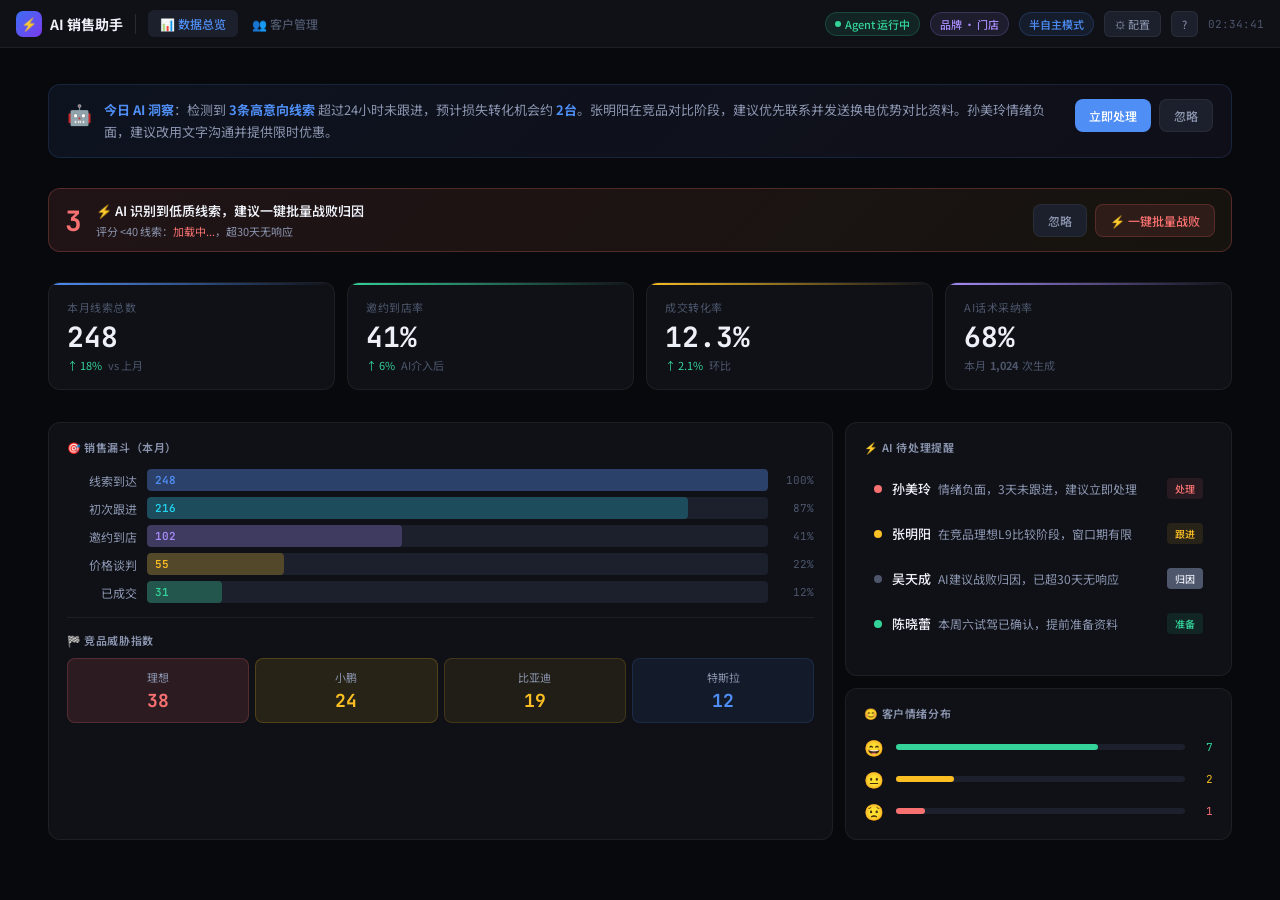
<file: Team C _Shelley Wang+陈芯羽+中山大学_副本.html>
<!DOCTYPE html>
<html lang="zh-CN">
<head>
<meta charset="UTF-8">
<meta name="viewport" content="width=device-width, initial-scale=1.0">
<title>蔚来智能销售助手 · AI Agent</title>
<style>
@import url('https://fonts.googleapis.com/css2?family=Noto+Sans+SC:wght@300;400;500;700&family=JetBrains+Mono:wght@400;500&display=swap');

:root {
  --bg: #08090d;
  --bg2: #0f1117;
  --bg3: #161922;
  --bg4: #1c202c;
  --bg5: #222636;
  --border: rgba(255,255,255,0.06);
  --border2: rgba(255,255,255,0.11);
  --border3: rgba(255,255,255,0.18);
  --text: #eef0f7;
  --text2: #8b95af;
  --text3: #4d566b;
  --blue: #4f8ef5;
  --blue-dim: rgba(79,142,245,0.1);
  --blue-glow: rgba(79,142,245,0.2);
  --green: #34d399;
  --green-dim: rgba(52,211,153,0.1);
  --amber: #fbbf24;
  --amber-dim: rgba(251,191,36,0.1);
  --red: #f87171;
  --red-dim: rgba(248,113,113,0.1);
  --purple: #a78bfa;
  --purple-dim: rgba(167,139,250,0.1);
  --cyan: #22d3ee;
  --cyan-dim: rgba(34,211,238,0.1);
  --pink: #f472b6;
  --pink-dim: rgba(244,114,182,0.1);
  --font: 'Noto Sans SC', sans-serif;
  --mono: 'JetBrains Mono', monospace;
  --r: 8px;
  --r2: 12px;
  --r3: 16px;
}

* { box-sizing: border-box; margin: 0; padding: 0; }
body { font-family: var(--font); background: var(--bg); color: var(--text); height: 100vh; overflow: hidden; display: flex; flex-direction: column; font-size: 13px; }

/* ── TOPBAR ── */
.topbar {
  height: 48px; display: flex; align-items: center; gap: 12px;
  padding: 0 16px; border-bottom: 1px solid var(--border);
  background: var(--bg2); flex-shrink: 0; z-index: 10;
}
.logo { display: flex; align-items: center; gap: 8px; font-size: 14px; font-weight: 700; }
.logo-gem {
  width: 26px; height: 26px; border-radius: 7px;
  background: linear-gradient(135deg, #3b6ef5, #7c3aed);
  display: flex; align-items: center; justify-content: center; font-size: 13px;
}
.topbar-sep { width: 1px; height: 20px; background: var(--border2); }
.topbar-nav { display: flex; gap: 2px; }
.nav-btn {
  padding: 5px 12px; border-radius: 6px; font-size: 12px; font-weight: 500;
  color: var(--text3); cursor: pointer; transition: all 0.15s; border: none; background: none;
  font-family: var(--font);
}
.nav-btn.active, .nav-btn:hover { background: var(--bg4); color: var(--text); }
.nav-btn.active { color: var(--blue); }
.topbar-right { margin-left: auto; display: flex; align-items: center; gap: 10px; }
.pill { font-size: 11px; padding: 3px 9px; border-radius: 20px; font-weight: 500; display: flex; align-items: center; gap: 4px; }
.pill-green { background: var(--green-dim); color: var(--green); border: 1px solid rgba(52,211,153,0.2); }
.pill-blue { background: var(--blue-dim); color: var(--blue); border: 1px solid rgba(79,142,245,0.2); }
.pill-amber { background: var(--amber-dim); color: var(--amber); border: 1px solid rgba(251,191,36,0.2); }
.pill-purple { background: var(--purple-dim); color: var(--purple); border: 1px solid rgba(167,139,250,0.2); }
.topbar-time { font-size: 11px; color: var(--text3); font-family: var(--mono); }
.dot-live { width: 6px; height: 6px; border-radius: 50%; background: var(--green); animation: glow-dot 2s ease-in-out infinite; }
@keyframes glow-dot { 0%,100%{box-shadow:0 0 0 0 rgba(52,211,153,0.5)} 50%{box-shadow:0 0 0 5px rgba(52,211,153,0)} }

/* ── VIEWS ── */
#view-dashboard, #view-crm { display: none; flex: 1; overflow: hidden; }
#view-dashboard.active, #view-crm.active { display: flex; }

/* ── DASHBOARD ── */
#view-dashboard {
  flex-direction: column; overflow-y: auto; padding: 20px 24px; gap: 20px;
  background: var(--bg);
}
.dash-grid { display: grid; grid-template-columns: repeat(4, 1fr); gap: 12px; }
.kpi-card {
  background: var(--bg2); border: 1px solid var(--border);
  border-radius: var(--r2); padding: 16px 18px;
  position: relative; overflow: hidden;
}
.kpi-card::before {
  content: ''; position: absolute; top: 0; left: 0; right: 0; height: 2px;
}
.kpi-blue::before { background: linear-gradient(90deg, var(--blue), transparent); }
.kpi-green::before { background: linear-gradient(90deg, var(--green), transparent); }
.kpi-amber::before { background: linear-gradient(90deg, var(--amber), transparent); }
.kpi-purple::before { background: linear-gradient(90deg, var(--purple), transparent); }
.kpi-red::before { background: linear-gradient(90deg, var(--red), transparent); }
.kpi-label { font-size: 11px; color: var(--text3); text-transform: uppercase; letter-spacing: 0.5px; margin-bottom: 8px; }
.kpi-value { font-size: 28px; font-weight: 700; font-family: var(--mono); color: var(--text); line-height: 1; margin-bottom: 6px; }
.kpi-sub { font-size: 11px; color: var(--text3); display: flex; align-items: center; gap: 4px; }
.kpi-trend-up { color: var(--green); }
.kpi-trend-down { color: var(--red); }

.dash-row { display: grid; grid-template-columns: 1fr 1fr 1fr; gap: 12px; }
.dash-wide { grid-column: span 2; }

.section-card {
  background: var(--bg2); border: 1px solid var(--border);
  border-radius: var(--r2); padding: 16px 18px;
}
.section-title {
  font-size: 11px; font-weight: 600; color: var(--text2);
  text-transform: uppercase; letter-spacing: 0.6px; margin-bottom: 14px;
  display: flex; align-items: center; gap: 8px;
}

/* funnel */
.funnel { display: flex; flex-direction: column; gap: 6px; }
.funnel-row { display: flex; align-items: center; gap: 10px; }
.funnel-label { font-size: 12px; color: var(--text2); width: 70px; flex-shrink: 0; text-align: right; }
.funnel-bar-wrap { flex: 1; height: 22px; background: var(--bg4); border-radius: 4px; overflow: hidden; position: relative; }
.funnel-bar { height: 100%; border-radius: 4px; display: flex; align-items: center; padding-left: 8px; transition: width 1s ease; }
.funnel-bar span { font-size: 11px; font-weight: 600; font-family: var(--mono); }
.funnel-pct { font-size: 11px; color: var(--text3); font-family: var(--mono); width: 36px; text-align: right; }

/* emotion dist */
.emotion-dist { display: flex; flex-direction: column; gap: 8px; }
.emo-row { display: flex; align-items: center; gap: 8px; }
.emo-icon { font-size: 16px; width: 24px; }
.emo-bar-wrap { flex: 1; height: 6px; background: var(--bg4); border-radius: 3px; }
.emo-bar { height: 100%; border-radius: 3px; }
.emo-count { font-size: 11px; color: var(--text3); font-family: var(--mono); width: 20px; text-align: right; }

/* stage pipeline */
.pipeline { display: flex; align-items: stretch; gap: 0; }
.pipe-stage {
  flex: 1; text-align: center; padding: 12px 6px;
  background: var(--bg3); border: 1px solid var(--border);
  cursor: pointer; transition: all 0.15s; position: relative;
}
.pipe-stage:first-child { border-radius: var(--r) 0 0 var(--r); }
.pipe-stage:last-child { border-radius: 0 var(--r) var(--r) 0; }
.pipe-stage:not(:last-child) { border-right: none; }
.pipe-stage:hover { background: var(--bg4); }
.pipe-stage.highlight { background: var(--blue-dim); border-color: rgba(79,142,245,0.25); }
.pipe-stage-count { font-size: 20px; font-weight: 700; font-family: var(--mono); color: var(--text); }
.pipe-stage-label { font-size: 10px; color: var(--text3); margin-top: 3px; }
.pipe-stage-bar { position: absolute; bottom: 0; left: 0; height: 2px; border-radius: 0; transition: width 0.8s; }

/* alert list */
.alert-list { display: flex; flex-direction: column; gap: 6px; }
.alert-item {
  display: flex; align-items: center; gap: 10px;
  padding: 9px 10px; border-radius: var(--r); cursor: pointer;
  transition: all 0.15s;
}
.alert-item:hover { background: var(--bg3); }
.alert-dot { width: 8px; height: 8px; border-radius: 50%; flex-shrink: 0; }
.alert-name { font-weight: 500; margin-right: 4px; }
.alert-msg { color: var(--text2); flex: 1; }
.alert-time { font-size: 10px; color: var(--text3); font-family: var(--mono); }
.alert-act { font-size: 10px; padding: 3px 8px; border-radius: 4px; border: none; cursor: pointer; font-family: var(--font); font-weight: 500; }

/* rival heatmap */
.rival-grid { display: grid; grid-template-columns: repeat(4, 1fr); gap: 6px; }
.rival-cell {
  padding: 10px 8px; border-radius: var(--r); text-align: center;
  border: 1px solid var(--border);
}
.rival-cell-name { font-size: 11px; color: var(--text2); margin-bottom: 4px; }
.rival-cell-num { font-size: 18px; font-weight: 700; font-family: var(--mono); }

/* ai insight strip */
.insight-strip {
  background: linear-gradient(135deg, rgba(79,142,245,0.08), rgba(167,139,250,0.05));
  border: 1px solid rgba(79,142,245,0.15);
  border-radius: var(--r2); padding: 14px 18px;
  display: flex; align-items: flex-start; gap: 12px;
}
.insight-icon { font-size: 20px; flex-shrink: 0; }
.insight-text { font-size: 13px; color: var(--text2); line-height: 1.7; flex: 1; }
.insight-text strong { color: var(--blue); }
.insight-actions { display: flex; gap: 8px; flex-shrink: 0; }

/* ── CRM VIEW ── */
#view-crm { flex-direction: row; }

/* LEFT */
.crm-left {
  width: 260px; flex-shrink: 0; border-right: 1px solid var(--border);
  display: flex; flex-direction: column; background: var(--bg2);
}
.left-search { padding: 10px 10px 6px; }
.search-wrap {
  display: flex; align-items: center; gap: 6px;
  background: var(--bg3); border: 1px solid var(--border);
  border-radius: var(--r); padding: 6px 10px;
}
.search-wrap input { background: none; border: none; outline: none; font-family: var(--font); font-size: 12px; color: var(--text); width: 100%; }
.search-wrap input::placeholder { color: var(--text3); }

.filter-pills { display: flex; gap: 4px; padding: 0 10px 8px; flex-wrap: wrap; }
.filter-pill {
  font-size: 10px; padding: 3px 8px; border-radius: 20px;
  border: 1px solid var(--border); color: var(--text3); cursor: pointer;
  background: var(--bg3); transition: all 0.12s;
}
.filter-pill.on { border-color: var(--blue); color: var(--blue); background: var(--blue-dim); }

.leads-scroll { flex: 1; overflow-y: auto; }
.lead-item {
  padding: 10px 12px; cursor: pointer;
  border-left: 2px solid transparent; transition: all 0.12s;
}
.lead-item:hover { background: var(--bg3); }
.lead-item.active { background: var(--bg3); border-left-color: var(--blue); }
.lead-row1 { display: flex; align-items: center; gap: 6px; margin-bottom: 4px; }
.lead-name { font-size: 13px; font-weight: 600; flex: 1; }
.lead-score-badge {
  font-size: 10px; font-family: var(--mono); font-weight: 700;
  padding: 2px 6px; border-radius: 4px;
}
.lead-row2 { display: flex; align-items: center; gap: 6px; margin-bottom: 5px; }
.lead-model { font-size: 11px; color: var(--text2); flex: 1; white-space: nowrap; overflow: hidden; text-overflow: ellipsis; }
.lead-time { font-size: 10px; color: var(--text3); font-family: var(--mono); }
.lead-tags-row { display: flex; gap: 4px; flex-wrap: wrap; }
.mini-tag { font-size: 10px; padding: 1px 6px; border-radius: 3px; }

/* CENTER */
.crm-center {
  flex: 1; display: flex; flex-direction: column; overflow: hidden; background: var(--bg);
}

/* customer hero */
.cust-hero {
  padding: 16px 20px 14px; border-bottom: 1px solid var(--border);
  background: var(--bg2); flex-shrink: 0;
}
.hero-top { display: flex; gap: 14px; align-items: flex-start; margin-bottom: 12px; }
.hero-avatar {
  width: 48px; height: 48px; border-radius: 50%; flex-shrink: 0;
  display: flex; align-items: center; justify-content: center;
  font-size: 18px; font-weight: 700; border: 2px solid var(--border2);
}
.hero-main { flex: 1; }
.hero-name { font-size: 17px; font-weight: 700; margin-bottom: 4px; display: flex; align-items: center; gap: 8px; }
.hero-contact { font-size: 11px; color: var(--text3); font-family: var(--mono); margin-bottom: 8px; }

/* identity + emotion tags */
.tag-cluster { display: flex; gap: 5px; flex-wrap: wrap; margin-bottom: 10px; }
.vtag {
  display: inline-flex; align-items: center; gap: 4px;
  font-size: 11px; padding: 3px 8px; border-radius: 20px;
  font-weight: 500; border: 1px solid transparent;
}
.vtag-identity { background: rgba(34,211,238,0.1); color: var(--cyan); border-color: rgba(34,211,238,0.2); }
.vtag-emotion-pos { background: rgba(52,211,153,0.1); color: var(--green); border-color: rgba(52,211,153,0.2); }
.vtag-emotion-neu { background: rgba(251,191,36,0.1); color: var(--amber); border-color: rgba(251,191,36,0.2); }
.vtag-emotion-neg { background: rgba(248,113,113,0.1); color: var(--red); border-color: rgba(248,113,113,0.2); }
.vtag-intent { background: rgba(167,139,250,0.1); color: var(--purple); border-color: rgba(167,139,250,0.2); }
.vtag-rival { background: rgba(248,113,113,0.1); color: var(--red); border-color: rgba(248,113,113,0.2); }
.vtag-budget { background: rgba(251,191,36,0.1); color: var(--amber); border-color: rgba(251,191,36,0.2); }
.vtag-channel { background: rgba(79,142,245,0.1); color: var(--blue); border-color: rgba(79,142,245,0.2); }
.vtag-ai { background: rgba(79,142,245,0.08); color: var(--blue); border-color: rgba(79,142,245,0.15); }

/* quick stats */
.hero-stats { display: flex; gap: 0; border: 1px solid var(--border); border-radius: var(--r); overflow: hidden; }
.hero-stat {
  flex: 1; padding: 8px 10px; text-align: center;
  border-right: 1px solid var(--border);
}
.hero-stat:last-child { border-right: none; }
.hs-val { font-size: 15px; font-weight: 700; font-family: var(--mono); }
.hs-lbl { font-size: 10px; color: var(--text3); margin-top: 1px; }

/* stage bar */
.stage-track { display: flex; gap: 0; margin-top: 12px; }
.stage-seg {
  flex: 1; height: 3px; background: var(--bg4);
  transition: background 0.3s;
}
.stage-seg:first-child { border-radius: 2px 0 0 2px; }
.stage-seg:last-child { border-radius: 0 2px 2px 0; }
.stage-seg.done { background: var(--green); }
.stage-seg.active { background: var(--blue); animation: pulse-bar 2s ease-in-out infinite; }
@keyframes pulse-bar { 0%,100%{opacity:1} 50%{opacity:0.6} }
.stage-labels { display: flex; margin-top: 5px; }
.stage-lbl { flex: 1; font-size: 10px; color: var(--text3); text-align: center; }
.stage-lbl.done { color: var(--green); }
.stage-lbl.active { color: var(--blue); font-weight: 600; }

/* action bar */
.action-bar {
  display: flex; gap: 6px; padding: 10px 20px;
  border-bottom: 1px solid var(--border); background: var(--bg2); flex-shrink: 0;
}
.act-btn {
  display: flex; align-items: center; gap: 5px;
  padding: 7px 14px; border-radius: var(--r); border: none;
  font-family: var(--font); font-size: 12px; font-weight: 500;
  cursor: pointer; transition: all 0.15s; white-space: nowrap;
}
.act-primary { background: var(--blue); color: #fff; }
.act-primary:hover { background: #6aa3f7; }
.act-primary:disabled { opacity: 0.5; cursor: not-allowed; }
.act-ghost { background: var(--bg4); color: var(--text2); border: 1px solid var(--border); }
.act-ghost:hover { border-color: var(--border2); color: var(--text); }
.act-green { background: var(--green-dim); color: var(--green); border: 1px solid rgba(52,211,153,0.2); }
.act-green:hover { background: rgba(52,211,153,0.18); }
.act-danger { background: var(--red-dim); color: var(--red); border: 1px solid rgba(248,113,113,0.2); }
.act-danger:hover { background: rgba(248,113,113,0.18); }
.act-spacer { flex: 1; }

/* timeline */
.tl-area { flex: 1; overflow-y: auto; padding: 16px 20px; display: flex; flex-direction: column; gap: 12px; }
.tl-item { display: flex; gap: 10px; }
.tl-icon {
  width: 30px; height: 30px; border-radius: 50%; flex-shrink: 0;
  display: flex; align-items: center; justify-content: center; font-size: 13px;
  border: 1px solid var(--border);
}
.tl-body { flex: 1; }
.tl-hd { display: flex; align-items: center; gap: 8px; margin-bottom: 5px; }
.tl-title { font-size: 12px; font-weight: 600; }
.tl-time { font-size: 10px; color: var(--text3); font-family: var(--mono); }
.tl-bubble {
  font-size: 12px; color: var(--text2); line-height: 1.65;
  background: var(--bg2); padding: 9px 11px; border-radius: 0 var(--r) var(--r) var(--r);
  border: 1px solid var(--border);
}
.tl-footer { display: flex; align-items: center; gap: 8px; margin-top: 5px; }
.emo-stars { display: flex; gap: 2px; }
.emo-star { font-size: 10px; }
.tl-kw { font-size: 10px; background: var(--bg4); color: var(--text3); padding: 1px 6px; border-radius: 3px; }

/* ai quick bar */
.ai-bar {
  padding: 10px 20px; border-top: 1px solid var(--border);
  background: var(--bg2); display: flex; align-items: center; gap: 10px; flex-shrink: 0;
}
.ai-pulse-dot { width: 7px; height: 7px; border-radius: 50%; background: var(--blue); animation: glow-dot 2s infinite; }
.ai-bar-text { font-size: 12px; color: var(--text2); flex: 1; line-height: 1.5; }
.ai-bar-text strong { color: var(--blue); }

/* RIGHT */
.crm-right {
  width: 340px; flex-shrink: 0; border-left: 1px solid var(--border);
  display: flex; flex-direction: column; background: var(--bg2);
}
.rtabs { display: flex; border-bottom: 1px solid var(--border); }
.rtab {
  flex: 1; padding: 11px 4px; text-align: center; font-size: 11px; font-weight: 500;
  color: var(--text3); cursor: pointer; border-bottom: 2px solid transparent;
  transition: all 0.15s;
}
.rtab.active { color: var(--blue); border-bottom-color: var(--blue); }
.rtab:hover:not(.active) { color: var(--text2); }
.rpanel { flex: 1; overflow-y: auto; padding: 14px; display: flex; flex-direction: column; gap: 10px; }

/* cards */
.rcard { background: var(--bg3); border: 1px solid var(--border); border-radius: var(--r2); padding: 13px; }
.rcard-title { font-size: 10px; font-weight: 600; color: var(--text3); text-transform: uppercase; letter-spacing: 0.6px; margin-bottom: 10px; display: flex; align-items: center; gap: 6px; justify-content: space-between; }
.rcard-link { font-size: 10px; color: var(--blue); cursor: pointer; font-weight: 400; text-transform: none; letter-spacing: 0; }

/* score ring */
.score-wrap { display: flex; gap: 12px; align-items: center; }
.ring-wrap { position: relative; width: 68px; height: 68px; flex-shrink: 0; }
.ring-wrap svg { transform: rotate(-90deg); }
.ring-num { position: absolute; top: 50%; left: 50%; transform: translate(-50%,-50%); font-size: 19px; font-weight: 700; font-family: var(--mono); }
.score-rows { flex: 1; }
.srow { display: flex; justify-content: space-between; align-items: center; font-size: 11px; margin-bottom: 2px; }
.srow-label { color: var(--text2); }
.srow-val { font-family: var(--mono); font-weight: 600; }
.sbar { height: 3px; border-radius: 2px; background: var(--bg5); margin-bottom: 5px; }
.sbar-fill { height: 100%; border-radius: 2px; }

/* tactics */
.tactic-card {
  background: var(--bg4); border: 1px solid var(--border); border-radius: var(--r);
  padding: 10px 11px; cursor: pointer; transition: all 0.15s; margin-bottom: 6px;
  position: relative;
}
.tactic-card:hover { border-color: var(--border2); }
.tactic-card.sel { border-color: var(--blue); background: rgba(79,142,245,0.07); }
.tc-top { display: flex; align-items: center; gap: 6px; margin-bottom: 6px; }
.tc-style { font-size: 10px; font-weight: 600; }
.tc-rate { margin-left: auto; font-size: 10px; font-family: var(--mono); }
.tc-text { font-size: 12px; color: var(--text2); line-height: 1.6; }
.tc-copy { margin-top: 8px; }
.tc-copy-btn { font-size: 10px; padding: 4px 10px; border-radius: 4px; border: 1px solid var(--border2); background: var(--bg5); color: var(--text2); cursor: pointer; font-family: var(--font); transition: all 0.12s; }
.tc-copy-btn:hover { border-color: var(--blue); color: var(--blue); }

/* rival compare */
.rival-compare { display: flex; flex-direction: column; gap: 7px; }
.rc-row { display: flex; align-items: center; gap: 8px; }
.rc-name { font-size: 11px; color: var(--text2); width: 68px; flex-shrink: 0; }
.rc-bar-wrap { flex: 1; height: 5px; background: var(--bg5); border-radius: 3px; }
.rc-fill { height: 100%; border-radius: 3px; }
.rc-pct { font-size: 10px; font-family: var(--mono); color: var(--text3); width: 30px; text-align: right; }

/* schedule */
.schedule-list { display: flex; flex-direction: column; gap: 6px; }
.sched-item { display: flex; gap: 8px; padding: 8px 0; border-bottom: 1px solid var(--border); }
.sched-time { font-size: 10px; color: var(--text3); font-family: var(--mono); width: 68px; flex-shrink: 0; line-height: 1.5; }
.sched-text { font-size: 12px; flex: 1; line-height: 1.5; }
.sched-pri { font-size: 10px; padding: 2px 6px; border-radius: 3px; font-weight: 500; align-self: flex-start; }

/* maintenance */
.mt-list { display: flex; flex-direction: column; gap: 5px; }
.mt-row { display: flex; align-items: center; gap: 8px; padding: 7px 8px; border-radius: 6px; }
.mt-dot { width: 7px; height: 7px; border-radius: 50%; flex-shrink: 0; }
.mt-text { font-size: 11px; flex: 1; }
.mt-date { font-size: 10px; color: var(--text3); font-family: var(--mono); }

/* ai thinking */
.ai-thinking { background: rgba(79,142,245,0.05); border: 1px solid rgba(79,142,245,0.14); border-radius: var(--r); padding: 10px 12px; }
.ai-th-header { display: flex; align-items: center; gap: 6px; font-size: 10px; color: var(--blue); font-weight: 600; margin-bottom: 6px; }
.ai-th-text { font-size: 12px; color: var(--text2); line-height: 1.65; white-space: pre-line; }
.think-bar-wrap { height: 2px; background: var(--bg5); border-radius: 1px; margin-top: 8px; overflow: hidden; }
.think-bar { height: 100%; background: var(--blue); border-radius: 1px; animation: think 2s ease-in-out infinite; }
@keyframes think { 0%{width:0;margin-left:0} 50%{width:70%;margin-left:15%} 100%{width:0;margin-left:100%} }
.ldots span { animation: blink 1.2s infinite; }
.ldots span:nth-child(2){animation-delay:0.2s} .ldots span:nth-child(3){animation-delay:0.4s}
@keyframes blink{0%,80%,100%{opacity:0.2}40%{opacity:1}}

/* log */
.log-list { display: flex; flex-direction: column; gap: 5px; }
.log-item { display: flex; gap: 7px; padding: 7px 8px; border-radius: 6px; background: var(--bg4); }
.log-icon { font-size: 12px; width: 16px; flex-shrink: 0; }
.log-t { font-size: 10px; color: var(--text3); font-family: var(--mono); flex-shrink: 0; }
.log-msg { font-size: 11px; color: var(--text2); flex: 1; }
.log-item.log-ai { border-left: 2px solid var(--blue); }
.log-item.log-human { border-left: 2px solid var(--green); }

/* defeat modal */
.overlay { position: fixed; inset: 0; background: rgba(0,0,0,0.75); display: flex; align-items: center; justify-content: center; z-index: 200; backdrop-filter: blur(6px); }
.modal { background: var(--bg2); border: 1px solid var(--border2); border-radius: 18px; padding: 24px; width: 460px; max-width: calc(100vw - 32px); }
.modal-title { font-size: 15px; font-weight: 700; margin-bottom: 4px; }
.modal-sub { font-size: 12px; color: var(--text2); margin-bottom: 16px; line-height: 1.6; }
.reason-grid { display: grid; grid-template-columns: 1fr 1fr; gap: 7px; margin-bottom: 16px; }
.reason-chip { padding: 9px 11px; border-radius: var(--r); border: 1px solid var(--border); background: var(--bg3); cursor: pointer; font-size: 12px; color: var(--text2); transition: all 0.12s; text-align: center; position: relative; }
.reason-chip:hover { border-color: var(--border2); }
.reason-chip.sel { border-color: var(--blue); background: var(--blue-dim); color: var(--text); }
.reason-chip.ai-rec::after { content:'AI推荐'; position:absolute; top:-7px; right:6px; font-size:9px; background:var(--blue); color:#fff; padding:1px 5px; border-radius:3px; }
.modal-footer { display: flex; gap: 8px; justify-content: flex-end; }

/* toast */
.toast-wrap { position: fixed; bottom: 20px; right: 20px; display: flex; flex-direction: column; gap: 6px; z-index: 999; }
.toast { padding: 9px 14px; border-radius: var(--r); font-size: 12px; font-weight: 500; display: flex; align-items: center; gap: 7px; animation: tin 0.22s ease; }
@keyframes tin { from{transform:translateX(50px);opacity:0} to{transform:translateX(0);opacity:1} }
.toast-ai { background: rgba(37,99,235,0.92); color: #fff; }
.toast-ok { background: rgba(22,101,52,0.92); color: #fff; }
.toast-warn { background: rgba(146,64,14,0.92); color: #fff; }

/* empty */
.empty { flex: 1; display: flex; flex-direction: column; align-items: center; justify-content: center; color: var(--text3); gap: 10px; }
.empty-icon { font-size: 36px; opacity: 0.25; }

/* scrollbar */
::-webkit-scrollbar { width: 3px; } ::-webkit-scrollbar-track { background: transparent; } ::-webkit-scrollbar-thumb { background: var(--bg5); border-radius: 2px; }

/* ── HELP MODAL 自定义样式 (指南) ── */
.help-overlay {
  position: fixed; inset: 0; background: rgba(0,0,0,0.75);
  display: flex; align-items: center; justify-content: center; z-index: 300;
  backdrop-filter: blur(8px);
}
.help-modal {
  background: var(--bg2); border: 1px solid var(--border2);
  border-radius: 20px; width: 900px; max-width: calc(100vw - 40px);
  max-height: calc(100vh - 40px); overflow: hidden; display: flex; flex-direction: column;
}
.help-header {
  padding: 20px 24px; border-bottom: 1px solid var(--border);
  display: flex; align-items: center; justify-content: space-between;
}
.help-header h2 { font-size: 18px; font-weight: 600; margin:0; display: flex; align-items: center; gap: 8px; }
.help-close { background: var(--bg4); border: none; font-size: 20px; cursor: pointer; color: var(--text2); width: 32px; height: 32px; border-radius: 40px; display: flex; align-items: center; justify-content: center; transition: 0.1s; }
.help-close:hover { background: var(--red-dim); color: var(--red); }
.help-body {
  flex: 1; overflow-y: auto; padding: 24px;
  background: var(--bg);
}
.help-body h1 { font-size: 24px; font-weight: 700; margin-bottom: 12px; letter-spacing: -0.3px; border-left: 4px solid var(--blue); padding-left: 16px; }
.help-body h2 { font-size: 18px; font-weight: 600; margin: 24px 0 12px 0; color: var(--blue); }
.help-body h3 { font-size: 15px; font-weight: 600; margin: 20px 0 8px 0; color: var(--cyan); }
.help-body p { margin-bottom: 12px; line-height: 1.65; color: var(--text2); }
.help-body table { width: 100%; border-collapse: collapse; margin: 16px 0; background: var(--bg3); border-radius: 12px; overflow: hidden; }
.help-body th, .help-body td { border: 1px solid var(--border); padding: 8px 12px; text-align: left; font-size: 12px; vertical-align: top; }
.help-body th { background: var(--bg4); color: var(--blue); font-weight: 600; }
.help-body code, .help-body pre { font-family: var(--mono); background: var(--bg4); border-radius: 8px; padding: 2px 6px; font-size: 12px; color: var(--cyan); }
.help-body pre { padding: 12px; overflow-x: auto; margin: 12px 0; }
.help-body ul, .help-body ol { margin: 10px 0 10px 20px; color: var(--text2); line-height: 1.6; }
.help-body li { margin: 6px 0; }
.help-body hr { border-color: var(--border); margin: 20px 0; }
.help-body .badge { background: var(--blue-dim); color: var(--blue); border-radius: 40px; padding: 2px 8px; font-size: 11px; font-weight: 500; display: inline-block; margin-right: 6px; }
</style>
</head>
<body>

<!-- TOPBAR -->
<div class="topbar">
  <div class="logo"><div class="logo-gem">⚡</div><span id="topbar-brand-name">AI 销售助手</span></div>
  <div class="topbar-sep"></div>
  <div class="topbar-nav">
    <button class="nav-btn active" onclick="switchView('dashboard')" id="nb-dash">📊 数据总览</button>
    <button class="nav-btn" onclick="switchView('crm')" id="nb-crm">👥 客户管理</button>
  </div>
  <div class="topbar-right">
    <div class="pill pill-green"><div class="dot-live"></div>Agent 运行中</div>
    <div class="pill pill-purple" id="topbar-store-pill">品牌 · 门店</div>
    <div class="pill pill-blue">半自主模式</div>
    <button onclick="openBrandConfig()" style="background:var(--bg4);border:1px solid var(--border);color:var(--text2);border-radius:6px;padding:4px 10px;font-size:11px;cursor:pointer;font-family:var(--font);">⚙ 配置</button>
    <button onclick="openHelpModal()" style="background:var(--bg4);border:1px solid var(--border);color:var(--text2);border-radius:6px;padding:4px 10px;font-size:11px;cursor:pointer;font-family:var(--font);">?</button>
    <div class="topbar-time" id="clock">--:--:--</div>
  </div>
</div>

<!-- BRAND CONFIG MODAL -->
<div class="overlay" id="brand-config-modal" style="display:none">
  <div class="modal" style="width:480px">
    <div class="modal-title">⚙ 品牌与 AI 配置</div>
    <div class="modal-sub">配置后，所有界面文案和 AI 生成话术将自动适配您的品牌。</div>
    <div style="display:flex;flex-direction:column;gap:10px;margin-bottom:16px">
      <div style="display:grid;grid-template-columns:90px 1fr;align-items:center;gap:10px">
        <label style="font-size:12px;color:var(--text2)">品牌名称</label>
        <input id="cfg-brand" style="background:var(--bg3);border:1px solid var(--border2);border-radius:6px;color:var(--text);padding:6px 10px;font-size:12px;font-family:var(--font);outline:none;width:100%" placeholder="如：蔚来、小鹏、理想、问界">
      </div>
      <div style="display:grid;grid-template-columns:90px 1fr;align-items:center;gap:10px">
        <label style="font-size:12px;color:var(--text2)">门店位置</label>
        <input id="cfg-store" style="background:var(--bg3);border:1px solid var(--border2);border-radius:6px;color:var(--text);padding:6px 10px;font-size:12px;font-family:var(--font);outline:none;width:100%" placeholder="如：北京朝阳店">
      </div>
      <div style="display:grid;grid-template-columns:90px 1fr;align-items:center;gap:10px">
        <label style="font-size:12px;color:var(--text2)">核心卖点</label>
        <input id="cfg-usp" style="background:var(--bg3);border:1px solid var(--border2);border-radius:6px;color:var(--text);padding:6px 10px;font-size:12px;font-family:var(--font);outline:none;width:100%" placeholder="如：换电网络、NIO Life、社区文化">
      </div>
      <hr style="border:none;border-top:1px solid var(--border);margin:4px 0">
      <div style="font-size:11px;color:var(--blue);font-weight:600">🤖 AI 模型配置</div>
      <div style="display:grid;grid-template-columns:90px 1fr;align-items:center;gap:10px">
        <label style="font-size:12px;color:var(--text2)">模型选择</label>
        <select id="cfg-model" onchange="updateModelHint()" style="background:var(--bg3);border:1px solid var(--border2);border-radius:6px;color:var(--text);padding:6px 10px;font-size:12px;font-family:var(--font);outline:none;width:100%">
          <option value="deepseek">DeepSeek Chat（推荐·国内稳定）</option>
          <option value="qwen">通义千问 Qwen-Plus</option>
          <option value="zhipu">智谱 GLM-4-Flash</option>
          <option value="moonshot">月之暗面 Moonshot</option>
          <option value="demo">🎭 演示模式（无需Key）</option>
        </select>
      </div>
      <div style="display:grid;grid-template-columns:90px 1fr;align-items:center;gap:10px">
        <label style="font-size:12px;color:var(--text2)">API Key</label>
        <input id="cfg-apikey" type="password" style="background:var(--bg3);border:1px solid var(--border2);border-radius:6px;color:var(--text);padding:6px 10px;font-size:12px;font-family:var(--font);outline:none;width:100%" placeholder="留空则使用演示模式">
      </div>
      <div id="cfg-model-hint" style="font-size:11px;color:var(--text3);padding:8px 10px;background:var(--bg4);border-radius:6px;line-height:1.7"></div>
    </div>
    <div class="modal-footer">
      <button class="act-btn act-ghost" onclick="closeBrandConfig()">取消</button>
      <button class="act-btn act-primary" onclick="saveBrandConfig()">✓ 保存并应用</button>
    </div>
  </div>
</div>

<!-- DASHBOARD VIEW -->
<div id="view-dashboard" class="active">
<!-- HELP MODAL -->
<div class="overlay" id="help-modal" style="display:none">
  <div class="modal" style="width:800px;max-height:80vh;overflow-y:auto">
    <div class="modal-title">帮助文档</div>
    <pre style="white-space:pre-wrap;font-size:12px;color:var(--text);line-height:1.5;">帮助文档内容：

这是AI智能销售助手的使用说明。

功能包括：
- 数据总览
- 客户管理
- AI话术生成
- 竞品分析

点击右上角配置按钮可设置品牌信息。</pre>
    <div class="modal-footer">
      <button class="act-btn act-ghost" onclick="closeHelpModal()">关闭</button>
    </div>
  </div>
</div>

  <!-- AI Insight Strip -->
  <div class="insight-strip" style="margin:16px 24px 0; flex-shrink:0">
    <div class="insight-icon">🤖</div>
    <div class="insight-text">
      <strong>今日 AI 洞察</strong>：检测到 <strong>3条高意向线索</strong> 超过24小时未跟进，预计损失转化机会约 <strong>2台</strong>。张明阳在竞品对比阶段，建议优先联系并发送换电优势对比资料。孙美玲情绪负面，建议改用文字沟通并提供限时优惠。
    </div>
    <div class="insight-actions">
      <button class="act-btn act-primary" onclick="switchView('crm'); setTimeout(()=>selectLead(1),200)">立即处理</button>
      <button class="act-btn act-ghost">忽略</button>
    </div>
  </div>

  <!-- Batch defeat banner -->
  <div id="batch-defeat-banner" style="margin:10px 24px 0;flex-shrink:0;background:linear-gradient(135deg,rgba(248,113,113,0.1),rgba(251,191,36,0.06));border:1px solid rgba(248,113,113,0.25);border-radius:12px;padding:12px 16px;display:flex;align-items:center;gap:14px;">
    <div style="font-size:28px;font-weight:700;font-family:var(--mono);color:var(--red)" id="batch-low-count">3</div>
    <div style="flex:1">
      <div style="font-size:13px;font-weight:600;color:var(--text);margin-bottom:3px">⚡ AI 识别到低质线索，建议一键批量战败归因</div>
      <div style="font-size:11px;color:var(--text2)">评分 &lt;40 线索：<span id="batch-low-names" style="color:var(--red)">加载中...</span>，超30天无响应</div>
    </div>
    <div style="display:flex;gap:8px;flex-shrink:0">
      <button class="act-btn act-ghost" onclick="document.getElementById('batch-defeat-banner').style.display='none'">忽略</button>
      <button class="act-btn act-danger" onclick="openBatchDefeatModal()">⚡ 一键批量战败</button>
    </div>
  </div>

  <!-- BATCH DEFEAT MODAL -->
  <div class="overlay" id="batch-defeat-modal" style="display:none">
    <div class="modal" style="width:520px">
      <div class="modal-title">⚡ AI 半自主：批量战败归因</div>
      <div class="modal-sub">AI 已自动分析各线索最可能的战败原因，按需调整后一键确认。此操作可在日志中撤销。</div>
      <div id="batch-defeat-list" style="display:flex;flex-direction:column;gap:6px;margin-bottom:14px;max-height:280px;overflow-y:auto"></div>
      <div style="background:var(--bg3);border-radius:8px;padding:10px 12px;font-size:11px;color:var(--text2);margin-bottom:14px">
        <strong style="color:var(--amber)">⚠ 半自主确认：</strong>以上为 AI 建议，点击确认后系统自动标记并归档，可在操作日志中恢复。
      </div>
      <div class="modal-footer">
        <button class="act-btn act-ghost" onclick="closeBatchDefeatModal()">取消</button>
        <button class="act-btn act-danger" onclick="confirmBatchDefeat()">⚡ 确认批量战败（<span id="batch-confirm-count">0</span>条）</button>
      </div>
    </div>
  </div>

  <!-- KPI row -->
  <div class="dash-grid" style="margin:10px 24px 0; flex-shrink:0">
    <div class="kpi-card kpi-blue">
      <div class="kpi-label">本月线索总数</div>
      <div class="kpi-value">248</div>
      <div class="kpi-sub"><span class="kpi-trend-up">↑ 18%</span>&nbsp;vs 上月</div>
    </div>
    <div class="kpi-card kpi-green">
      <div class="kpi-label">邀约到店率</div>
      <div class="kpi-value">41%</div>
      <div class="kpi-sub"><span class="kpi-trend-up">↑ 6%</span>&nbsp;AI介入后</div>
    </div>
    <div class="kpi-card kpi-amber">
      <div class="kpi-label">成交转化率</div>
      <div class="kpi-value">12.3%</div>
      <div class="kpi-sub"><span class="kpi-trend-up">↑ 2.1%</span>&nbsp;环比</div>
    </div>
    <div class="kpi-card kpi-purple">
      <div class="kpi-label">AI话术采纳率</div>
      <div class="kpi-value">68%</div>
      <div class="kpi-sub">本月 <strong>1,024</strong> 次生成</div>
    </div>
  </div>

  <!-- Middle row -->
  <div class="dash-row" style="margin:12px 24px 0; flex:1; min-height:0">

    <!-- Pipeline funnel -->
    <div class="section-card dash-wide" style="display:flex;flex-direction:column">
      <div class="section-title">🎯 销售漏斗（本月）</div>
      <div class="funnel">
        <div class="funnel-row">
          <div class="funnel-label">线索到达</div>
          <div class="funnel-bar-wrap">
            <div class="funnel-bar" style="width:100%;background:rgba(79,142,245,0.3)">
              <span style="color:var(--blue)">248</span>
            </div>
          </div>
          <div class="funnel-pct">100%</div>
        </div>
        <div class="funnel-row">
          <div class="funnel-label">初次跟进</div>
          <div class="funnel-bar-wrap">
            <div class="funnel-bar" style="width:87%;background:rgba(34,211,238,0.25)">
              <span style="color:var(--cyan)">216</span>
            </div>
          </div>
          <div class="funnel-pct">87%</div>
        </div>
        <div class="funnel-row">
          <div class="funnel-label">邀约到店</div>
          <div class="funnel-bar-wrap">
            <div class="funnel-bar" style="width:41%;background:rgba(167,139,250,0.25)">
              <span style="color:var(--purple)">102</span>
            </div>
          </div>
          <div class="funnel-pct">41%</div>
        </div>
        <div class="funnel-row">
          <div class="funnel-label">价格谈判</div>
          <div class="funnel-bar-wrap">
            <div class="funnel-bar" style="width:22%;background:rgba(251,191,36,0.25)">
              <span style="color:var(--amber)">55</span>
            </div>
          </div>
          <div class="funnel-pct">22%</div>
        </div>
        <div class="funnel-row">
          <div class="funnel-label">已成交</div>
          <div class="funnel-bar-wrap">
            <div class="funnel-bar" style="width:12%;background:rgba(52,211,153,0.3)">
              <span style="color:var(--green)">31</span>
            </div>
          </div>
          <div class="funnel-pct">12%</div>
        </div>
      </div>

      <div style="height:1px;background:var(--border);margin:14px 0"></div>

      <!-- Competitor heatmap -->
      <div class="section-title" style="margin-bottom:10px">🏁 竞品威胁指数</div>
      <div class="rival-grid">
        <div class="rival-cell" style="background:rgba(248,113,113,0.12);border-color:rgba(248,113,113,0.2)">
          <div class="rival-cell-name">理想</div>
          <div class="rival-cell-num" style="color:var(--red)">38</div>
        </div>
        <div class="rival-cell" style="background:rgba(251,191,36,0.1);border-color:rgba(251,191,36,0.2)">
          <div class="rival-cell-name">小鹏</div>
          <div class="rival-cell-num" style="color:var(--amber)">24</div>
        </div>
        <div class="rival-cell" style="background:rgba(251,191,36,0.08);border-color:rgba(251,191,36,0.15)">
          <div class="rival-cell-name">比亚迪</div>
          <div class="rival-cell-num" style="color:var(--amber)">19</div>
        </div>
        <div class="rival-cell" style="background:rgba(79,142,245,0.08);border-color:rgba(79,142,245,0.15)">
          <div class="rival-cell-name">特斯拉</div>
          <div class="rival-cell-num" style="color:var(--blue)">12</div>
        </div>
      </div>
    </div>

    <!-- Right column: alerts + emotion -->
    <div style="display:flex;flex-direction:column;gap:12px">

      <!-- AI alerts -->
      <div class="section-card" style="flex:1">
        <div class="section-title">⚡ AI 待处理提醒</div>
        <div class="alert-list" id="dash-alerts">
          <div class="alert-item" onclick="gotoLead(7)">
            <div class="alert-dot" style="background:var(--red)"></div>
            <div style="flex:1">
              <span class="alert-name">孙美玲</span>
              <span class="alert-msg" style="font-size:12px;color:var(--text2)">情绪负面，3天未跟进，建议立即处理</span>
            </div>
            <button class="alert-act" style="background:var(--red-dim);color:var(--red);border:none" onclick="event.stopPropagation();gotoLead(7)">处理</button>
          </div>
          <div class="alert-item" onclick="gotoLead(1)">
            <div class="alert-dot" style="background:var(--amber)"></div>
            <div style="flex:1">
              <span class="alert-name">张明阳</span>
              <span class="alert-msg" style="font-size:12px;color:var(--text2)">在竞品理想L9比较阶段，窗口期有限</span>
            </div>
            <button class="alert-act" style="background:var(--amber-dim);color:var(--amber);border:none" onclick="event.stopPropagation();gotoLead(1)">跟进</button>
          </div>
          <div class="alert-item" onclick="gotoLead(8)">
            <div class="alert-dot" style="background:var(--text3)"></div>
            <div style="flex:1">
              <span class="alert-name">吴天成</span>
              <span class="alert-msg" style="font-size:12px;color:var(--text2)">AI建议战败归因，已超30天无响应</span>
            </div>
            <button class="alert-act" style="background:var(--text3);color:var(--text);border:none" onclick="event.stopPropagation();gotoLead(8)">归因</button>
          </div>
          <div class="alert-item" onclick="gotoLead(4)">
            <div class="alert-dot" style="background:var(--green)"></div>
            <div style="flex:1">
              <span class="alert-name">陈晓蕾</span>
              <span class="alert-msg" style="font-size:12px;color:var(--text2)">本周六试驾已确认，提前准备资料</span>
            </div>
            <button class="alert-act" style="background:var(--green-dim);color:var(--green);border:none" onclick="event.stopPropagation();gotoLead(4)">准备</button>
          </div>
        </div>
      </div>

      <!-- Emotion distribution -->
      <div class="section-card">
        <div class="section-title">😊 客户情绪分布</div>
        <div class="emotion-dist">
          <div class="emo-row"><div class="emo-icon">😄</div><div class="emo-bar-wrap"><div class="emo-bar" style="width:70%;background:var(--green)"></div></div><div class="emo-count" style="color:var(--green)">7</div></div>
          <div class="emo-row"><div class="emo-icon">😐</div><div class="emo-bar-wrap"><div class="emo-bar" style="width:20%;background:var(--amber)"></div></div><div class="emo-count" style="color:var(--amber)">2</div></div>
          <div class="emo-row"><div class="emo-icon">😟</div><div class="emo-bar-wrap"><div class="emo-bar" style="width:10%;background:var(--red)"></div></div><div class="emo-count" style="color:var(--red)">1</div></div>
        </div>
      </div>

    </div>
  </div>
  <div style="height:20px;flex-shrink:0"></div>
</div>

<!-- CRM VIEW -->
<div id="view-crm">

  <!-- LEFT -->
  <div class="crm-left">
    <div class="left-search">
      <div class="search-wrap">
        <span style="color:var(--text3);font-size:12px">🔍</span>
        <input type="text" placeholder="搜索客户、车型..." oninput="filterLeads(this.value)" id="search-input">
      </div>
    </div>
    <div class="filter-pills">
      <div class="filter-pill on" onclick="toggleFilter(this,'all')">全部</div>
      <div class="filter-pill" onclick="toggleFilter(this,'high')">高意向</div>
      <div class="filter-pill" onclick="toggleFilter(this,'warn')">待跟进</div>
      <div class="filter-pill" onclick="toggleFilter(this,'aftersale')">售后</div>
    </div>
    <div class="leads-scroll" id="leads-list"></div>
  </div>

  <!-- CENTER -->
  <div class="crm-center" id="crm-center">
    <div class="empty">
      <div class="empty-icon">👈</div>
      <div>从左侧选择客户</div>
      <div style="font-size:11px">AI Agent 已就绪</div>
    </div>
  </div>

  <!-- RIGHT -->
  <div class="crm-right">
    <div class="rtabs">
      <div class="rtab active" onclick="switchTab('ai')" id="t-ai">🤖 AI建议</div>
      <div class="rtab" onclick="switchTab('rival')" id="t-rival">🏁 竞品</div>
      <div class="rtab" onclick="switchTab('sched')" id="t-sched">📅 计划</div>
      <div class="rtab" onclick="switchTab('log')" id="t-log">📋 日志</div>
    </div>
    <div class="rpanel" id="rpanel">
      <div style="color:var(--text3);font-size:12px;text-align:center;margin-top:40px">选择客户后 AI 将自动分析</div>
    </div>
  </div>
</div>

<!-- Defeat Modal -->
<div class="overlay" id="defeat-modal" style="display:none">
  <div class="modal">
    <div class="modal-title">📋 战败归因</div>
    <div class="modal-sub" id="defeat-note">AI 正在分析战败原因...</div>
    <div class="reason-grid" id="reason-grid"></div>
    <div class="modal-footer">
      <button class="act-btn act-ghost" onclick="closeDefeat()">取消</button>
      <button class="act-btn act-danger" onclick="confirmDefeat()">确认战败</button>
    </div>
  </div>
</div>

<!-- ========== 新增：帮助指南模态框 ========== -->
<div id="helpGuideModal" class="help-overlay" style="display:none" onclick="if(event.target===this) closeHelpModal()">
  <div class="help-modal">
    <div class="help-header">
      <h2>📚 帮助指南</h2>
      <button class="help-close" onclick="closeHelpModal()">×</button>
    </div>
    <div class="help-body">
      <h1>蔚来智能销售助手使用指南</h1>

      <p>欢迎使用蔚来智能销售助手，这是一个基于AI的销售管理系统，能够帮助销售人员更高效地管理客户线索、生成个性化话术，并提供智能分析和建议。</p>

      <h2>🚀 快速开始</h2>

      <h3>1. 品牌配置</h3>
      <p>首次使用时，点击右上角 <span class="badge">⚙ 配置</span> 按钮，设置您的品牌信息和AI模型参数。配置完成后，所有界面文案和AI生成的话术将自动适配您的品牌。</p>

      <h3>2. 数据总览</h3>
      <p>在 <span class="badge">📊 数据总览</span> 页面，您可以查看：</p>
      <ul>
        <li>关键绩效指标（KPI）</li>
        <li>销售漏斗分析</li>
        <li>竞品威胁指数</li>
        <li>AI智能提醒</li>
        <li>客户情绪分布</li>
      </ul>

      <h3>3. 客户管理</h3>
      <p>切换到 <span class="badge">👥 客户管理</span> 页面进行客户操作：</p>
      <ul>
        <li>从左侧列表选择客户</li>
        <li>查看客户详细信息和时间线</li>
        <li>使用右侧AI建议生成话术</li>
        <li>管理客户标签和状态</li>
      </ul>

      <h2>🤖 AI功能说明</h2>

      <h3>AI话术生成</h3>
      <p>系统支持多种话术生成场景：</p>
      <table>
        <tr>
          <th>场景</th>
          <th>说明</th>
          <th>适用阶段</th>
        </tr>
        <tr>
          <td>初次接触</td>
          <td>生成友好的开场白，建立信任</td>
          <td>初步联系</td>
        </tr>
        <tr>
          <td>产品介绍</td>
          <td>根据客户偏好定制产品亮点</td>
          <td>线索跟进</td>
        </tr>
        <tr>
          <td>竞品对比</td>
          <td>突出蔚来优势，化解疑虑</td>
          <td>邀约到店</td>
        </tr>
        <tr>
          <td>价格谈判</td>
          <td>提供灵活方案，促成成交</td>
          <td>价格谈判</td>
        </tr>
      </table>

      <h3>智能分析</h3>
      <p>AI会自动分析：</p>
      <ul>
        <li>客户情绪状态</li>
        <li>购买意向强度</li>
        <li>竞品关注度</li>
        <li>最佳跟进时机</li>
        <li>战败原因预测</li>
      </ul>

      <h2>⚙ 配置选项</h2>

      <h3>品牌设置</h3>
      <ul>
        <li><strong>品牌名称：</strong>如蔚来、小鹏、理想等</li>
        <li><strong>门店位置：</strong>具体门店地址</li>
        <li><strong>核心卖点：</strong>品牌独特优势</li>
      </ul>

      <h3>AI模型配置</h3>
      <p>支持多种AI模型：</p>
      <ul>
        <li><strong>DeepSeek Chat：</strong>推荐，国内稳定</li>
        <li><strong>通义千问：</strong>阿里云模型</li>
        <li><strong>智谱GLM：</strong>清华系模型</li>
        <li><strong>月之暗面：</strong>Kimi模型</li>
        <li><strong>演示模式：</strong>无需API Key</li>
      </ul>

      <h2>📊 数据面板说明</h2>

      <h3>KPI指标</h3>
      <ul>
        <li><strong>线索总数：</strong>本月新增客户线索</li>
        <li><strong>邀约到店率：</strong>线索转化为到店的比例</li>
        <li><strong>成交转化率：</strong>最终成交比例</li>
        <li><strong>AI话术采纳率：</strong>使用AI生成话术的比例</li>
      </ul>

      <h3>销售漏斗</h3>
      <p>展示从线索获取到成交的完整流程转化率，帮助识别销售瓶颈。</p>

      <h3>竞品威胁指数</h3>
      <p>基于客户关注度和市场数据，量化各竞品的影响力。</p>

      <h2>🎯 最佳实践</h2>

      <h3>日常使用建议</h3>
      <ol>
        <li>每天查看AI洞察，优先处理高意向线索</li>
        <li>定期检查情绪负面的客户，及时调整沟通策略</li>
        <li>利用AI生成的话术，但结合个人经验适当调整</li>
        <li>及时更新客户状态，确保数据准确性</li>
      </ol>

      <h3>效率提升技巧</h3>
      <ul>
        <li>使用批量战败功能清理无效线索</li>
        <li>设置客户标签，便于分类管理</li>
        <li>关注时间线记录，了解客户全貌</li>
        <li>定期查看操作日志，优化销售流程</li>
      </ul>

      <h2>🔧 故障排除</h2>

      <h3>常见问题</h3>
      <ul>
        <li><strong>AI生成失败：</strong>检查API Key配置和网络连接</li>
        <li><strong>数据不更新：</strong>刷新页面或检查浏览器缓存</li>
        <li><strong>界面显示异常：</strong>尝试清除浏览器缓存</li>
      </ul>

      <h3>技术支持</h3>
      <p>如遇到技术问题，请联系技术支持团队或查看系统日志获取更多信息。</p>

      <hr>

      <p style="text-align: center; color: var(--text3); font-size: 12px;">
        版本 1.0.0 | © 2024 蔚来汽车 | AI驱动的智能销售解决方案
      </p>
    </div>
  </div>
</div>

<div class="toast-wrap" id="toasts"></div>

<script>
// ══════════════ DATA ══════════════
const STAGES = ['初步联系','线索跟进','邀约到店','价格谈判','已成交'];

const LEADS = [
  { id:1, name:'张明阳', av:'张', avColor:'#3b6ef5', score:92,
    phone:'138****2891', channel:'抖音留资', stage:'邀约到店',
    model:'ET7 75kWh', budget:'40-50万', priceSens:'中',
    identityTags:['首购新能源','科技爱好者','35岁·男'],
    emotionState:'积极',
    rival:'理想L9', rivalScore:72,
    status:'warn', statusLabel:'高意向·对比中',
    lastContact:'2小时前',
    timeline:[
      { type:'msg', icon:'💬', title:'企微沟通', time:'今天 09:31', content:'主动询问ET7的NOMI智能助手功能，问与理想的对比差异。表示家人也很关心充电便利性。', emotion:4, kws:['NOMI','理想对比','充电便利'] },
      { type:'call', icon:'📞', title:'电话跟进', time:'昨天 16:20', content:'通话9分钟。提到"比理想L9贵了3万，但蔚来换电很方便"，对换电模式感兴趣，顾虑是续航里程上限。', emotion:3, kws:['价格差3万','换电感兴趣','续航顾虑'] },
      { type:'visit', icon:'🏪', title:'首次到店', time:'5月8日', content:'携家属参观展车，试坐ET7，对内饰和座椅舒适度评价很高。留下联系方式，计划两周内决策。', emotion:5, kws:['家属同行','内饰认可','两周决策'] },
    ],
    upsell:null, maintenance:null,
  },
  { id:2, name:'王雅琴', av:'王', avColor:'#7c3aed', score:78,
    phone:'139****5542', channel:'官网留资', stage:'线索跟进',
    model:'ES6 75kWh', budget:'30-40万', priceSens:'高',
    identityTags:['换购新能源','上班通勤','28岁·女'],
    emotionState:'中性',
    rival:'小鹏G6', rivalScore:65,
    status:'warn', statusLabel:'3天未跟进',
    lastContact:'3天前',
    timeline:[
      { type:'msg', icon:'💬', title:'企微沟通', time:'5月11日', content:'询问ES6和小鹏G6对比，特别关注价格差异和补贴政策，希望有优惠方案。', emotion:3, kws:['价格对比','补贴政策','优惠方案'] },
      { type:'call', icon:'📞', title:'电话跟进', time:'5月9日', content:'表示还在对比阶段，需要再考虑。态度偏冷淡，通话约3分钟。', emotion:2, kws:['仍在对比','态度冷淡'] },
    ],
    upsell:null, maintenance:null,
  },
  { id:3, name:'李博文', av:'李', avColor:'#059669', score:45,
    phone:'137****8876', channel:'线下活动', stage:'线索跟进',
    model:'EC6 100kWh', budget:'50万+', priceSens:'低',
    identityTags:['特斯拉车主','换购豪华','42岁·男'],
    emotionState:'中性',
    rival:'特斯拉Model Y', rivalScore:80,
    status:'cold', statusLabel:'沉默2周',
    lastContact:'2周前',
    timeline:[
      { type:'call', icon:'📞', title:'电话跟进', time:'5月4日', content:'已在用特斯拉Model Y，对蔚来了解不多，愿意听介绍但态度不积极。', emotion:2, kws:['特斯拉车主','态度被动'] },
    ],
    upsell:null, maintenance:null,
  },
  { id:4, name:'陈晓蕾', av:'陈', avColor:'#d97706', score:88,
    phone:'186****3310', channel:'老客户推荐', stage:'邀约到店',
    model:'ET5T 75kWh', budget:'35-45万', priceSens:'中',
    identityTags:['老客推荐','家庭用车','32岁·女'],
    emotionState:'积极',
    rival:'理想L7', rivalScore:60,
    status:'active', statusLabel:'本周六试驾',
    lastContact:'昨天',
    timeline:[
      { type:'visit', icon:'🏪', title:'预约试驾', time:'本周六 14:00', content:'王总推荐，对ET5T旅行版感兴趣，已约本周六14:00到店试驾。需提前准备对比资料。', emotion:4, kws:['老客推荐','试驾确认','旅行版'] },
      { type:'msg', icon:'💬', title:'确认消息', time:'今天 08:45', content:'发送试驾确认，客户回复"到时候见！"，情绪非常积极。', emotion:5, kws:['确认到店','情绪积极'] },
    ],
    upsell:null, maintenance:null,
  },
  { id:5, name:'赵思宇', av:'赵', avColor:'#0891b2', score:62,
    phone:'180****7723', channel:'直播间留资', stage:'初步联系',
    model:'ES8 100kWh', budget:'55-70万', priceSens:'低',
    identityTags:['首购豪华SUV','大家庭','38岁·男'],
    emotionState:'积极',
    rival:'问界M9', rivalScore:75,
    status:'new', statusLabel:'今日新增',
    lastContact:'今天',
    timeline:[
      { type:'msg', icon:'💬', title:'直播留资', time:'今天 10:05', content:'通过直播间留资，询问ES8 7座空间和老人乘坐舒适性，家有老人和小孩。', emotion:3, kws:['7座空间','老人舒适','家庭用车'] },
    ],
    upsell:null, maintenance:null,
  },
  { id:6, name:'刘鑫然', av:'刘', avColor:'#16a34a', score:96,
    phone:'135****9981', channel:'门店成交', stage:'已成交',
    model:'ET7 100kWh', budget:'已购',
    priceSens:'低',
    identityTags:['蔚来车主','高净值','45岁·男'],
    emotionState:'积极',
    rival:null, rivalScore:0,
    status:'active', statusLabel:'维保客户',
    lastContact:'上月',
    timeline:[
      { type:'visit', icon:'🔧', title:'第3次保养', time:'4月15日', content:'完成第3次免费保养（20000km），车辆状态良好，主动询问延保套餐。', emotion:5, kws:['保养完成','询问延保'] },
      { type:'msg', icon:'💬', title:'满意度回访', time:'4月20日', content:'满意度评分9.5/10，表示会推荐朋友，有两位朋友正在考虑购车。', emotion:5, kws:['9.5分','推荐意愿高'] },
    ],
    maintenance:{ done:['首保 5000km · 2023/08','第2次 10000km · 2023/12','第3次 20000km · 2024/04'], next:'第4次 30000km · 预计2024/08', predict:'延保套餐到期 · 2025/09' },
    upsell:['蔚来延保套餐 ¥12,800','全车隐形车衣 ¥6,500','充电桩升级 ¥3,200'],
  },
  { id:7, name:'孙美玲', av:'孙', avColor:'#be185d', score:55,
    phone:'150****4418', channel:'小红书', stage:'线索跟进',
    model:'ES6 75kWh', budget:'30-38万', priceSens:'高',
    identityTags:['价格敏感型','首购新能源','26岁·女'],
    emotionState:'负面',
    rival:'比亚迪汉EV', rivalScore:70,
    status:'warn', statusLabel:'情绪负面·待处理',
    lastContact:'昨天',
    timeline:[
      { type:'msg', icon:'💬', title:'企微沟通', time:'昨天 20:35', content:'表示"蔚来太贵了，BYD汉EV才23万，性价比差太多"。情绪略带不满，需针对性话术应对。', emotion:1, kws:['价格质疑','BYD对比','性价比'] },
      { type:'call', icon:'📞', title:'电话跟进', time:'前天 11:00', content:'15分钟通话，详细询问ES6换电网络覆盖和NIO Life权益，对体验认可但价格是最大阻碍。', emotion:3, kws:['换电网络','NIO Life','价格阻碍'] },
    ],
    upsell:null, maintenance:null,
  },
  { id:8, name:'吴天成', av:'吴', avColor:'#6b7280', score:35,
    phone:'177****2256', channel:'展会', stage:'线索跟进',
    model:'ET5 75kWh', budget:'25-32万', priceSens:'低',
    identityTags:['竞品倾向','价格敏感','30岁·男'],
    emotionState:'负面',
    rival:'小鹏P7i', rivalScore:85,
    status:'cold', statusLabel:'AI建议战败',
    lastContact:'1个月前',
    timeline:[
      { type:'call', icon:'📞', title:'最后联系', time:'4月10日', content:'表示"已考虑小鹏P7i了，对方优惠力度更大"，通话不足2分钟挂断。', emotion:1, kws:['小鹏已倾向','通话极短'] },
    ],
    upsell:null, maintenance:null,
  },
  { id:9, name:'郑悦华', av:'郑', avColor:'#7c3aed', score:70,
    phone:'132****0087', channel:'企业购车', stage:'价格谈判',
    model:'ES8 100kWh ×3台', budget:'150-180万',
    priceSens:'中',
    identityTags:['企业采购','团购决策','B端客户'],
    emotionState:'中性',
    rival:'理想MEGA', rivalScore:55,
    status:'active', statusLabel:'企业团购谈判中',
    lastContact:'今天',
    timeline:[
      { type:'visit', icon:'🏪', title:'企业洽谈', time:'今天 09:00', content:'代表公司谈3台ES8采购，询问企业专属优惠和上牌服务，决策周期约2周。', emotion:3, kws:['3台团购','企业优惠','2周决策'] },
      { type:'msg', icon:'💬', title:'需求清单', time:'5月12日', content:'发来采购需求：统一颜色（深空灰），企业LOGO车贴，充电桩上门安装服务。', emotion:3, kws:['颜色统一','LOGO定制','充电桩安装'] },
    ],
    upsell:null, maintenance:null,
  },
  { id:10, name:'韩子轩', av:'韩', avColor:'#c2410c', score:83,
    phone:'188****6634', channel:'公众号', stage:'邀约到店',
    model:'EC7 100kWh', budget:'45-55万', priceSens:'低',
    identityTags:['豪华品牌对比','高净值','41岁·男'],
    emotionState:'积极',
    rival:'保时捷Cayenne', rivalScore:50,
    status:'active', statusLabel:'高价值线索',
    lastContact:'2天前',
    timeline:[
      { type:'msg', icon:'💬', title:'公众号咨询', time:'5月11日', content:'在保时捷和蔚来之间做最终选择，已看过Cayenne E-Hybrid，问EC7差异化优势。', emotion:4, kws:['保时捷对比','最终选择','差异化'] },
      { type:'call', icon:'📞', title:'深度沟通', time:'5月10日', content:'通话35分钟，聊了换电vs充电使用场景、NIO APP生态和蔚来社区文化。对品牌调性有共鸣。', emotion:4, kws:['换电场景','NIO生态','品牌共鸣'] },
    ],
    upsell:null, maintenance:null,
  },
];

const DEFEAT_REASONS = [
  {label:'竞品价格优势', aiRec:true},
  {label:'预算变化', aiRec:false},
  {label:'决策延迟', aiRec:false},
  {label:'失去联系', aiRec:false},
  {label:'体验不满意', aiRec:false},
  {label:'等待新款', aiRec:false},
];

let selectedLead = null;
let currentTab = 'ai';
let selectedTactics = null;
let selectedReason = null;
const ACTION_LOG = [];
let activeFilter = 'all';

// ══════════════ CLOCK ══════════════
setInterval(() => {
  document.getElementById('clock').textContent = new Date().toLocaleTimeString('zh-CN',{hour12:false});
}, 1000);

// ══════════════ VIEW SWITCH ══════════════
function switchView(v) {
  document.getElementById('view-dashboard').classList.toggle('active', v === 'dashboard');
  document.getElementById('view-crm').classList.toggle('active', v === 'crm');
  document.getElementById('nb-dash').classList.toggle('active', v === 'dashboard');
  document.getElementById('nb-crm').classList.toggle('active', v === 'crm');
}

function gotoLead(id) {
  switchView('crm');
  setTimeout(() => selectLead(id), 100);
}

// ══════════════ LEAD LIST ══════════════
function getFilteredLeads(q = '', filter = activeFilter) {
  return LEADS.filter(l => {
    const matchQ = !q || l.name.includes(q) || (l.model||'').includes(q) || l.stage.includes(q);
    const matchF = filter === 'all' || (filter === 'high' && l.score >= 80) ||
      (filter === 'warn' && l.status === 'warn') ||
      (filter === 'aftersale' && l.stage === '已成交');
    return matchQ && matchF;
  });
}

function renderLeads() {
  const list = document.getElementById('leads-list');
  const filtered = getFilteredLeads(document.getElementById('search-input')?.value || '', activeFilter);
  list.innerHTML = filtered.map(l => `
    <div class="lead-item ${selectedLead?.id === l.id ? 'active' : ''}" onclick="selectLead(${l.id})">
      <div class="lead-row1">
        <div class="lead-name">${l.name}</div>
        <div class="lead-score-badge" style="background:${l.score >= 80 ? 'rgba(52,211,153,0.2)' : l.score >= 60 ? 'rgba(251,191,36,0.2)' : 'rgba(248,113,113,0.2)'}; color:${l.score >= 80 ? 'var(--green)' : l.score >= 60 ? 'var(--amber)' : 'var(--red)'}">${l.score}</div>
      </div>
      <div class="lead-row2">
        <div class="lead-model">${l.model || '未指定'}</div>
        <div class="lead-time">${l.lastContact}</div>
      </div>
      <div class="lead-tags-row">
        ${l.identityTags.slice(0,2).map(t => `<span class="mini-tag" style="background:${t.includes('首购') ? 'rgba(34,211,238,0.1)' : t.includes('换购') ? 'rgba(167,139,250,0.1)' : 'rgba(79,142,245,0.1)'}; color:${t.includes('首购') ? 'var(--cyan)' : t.includes('换购') ? 'var(--purple)' : 'var(--blue)'}">${t}</span>`).join('')}
      </div>
    </div>
  `).join('');
}

// ══════════════ LEAD SELECTION ══════════════
function selectLead(id) {
  selectedLead = LEADS.find(l => l.id === id);
  document.querySelectorAll('.lead-item').forEach(el => el.classList.toggle('active', el.onclick.toString().includes(`selectLead(${id})`)));
  renderCustomerView();
  switchTab('ai');
}

// ══════════════ CUSTOMER VIEW ══════════════
function renderCustomerView() {
  if (!selectedLead) return;
  const l = selectedLead;
  const center = document.getElementById('crm-center');
  center.innerHTML = `
    <div class="cust-hero">
      <div class="hero-top">
        <div class="hero-avatar" style="background:linear-gradient(135deg, ${l.avColor}, ${l.avColor}aa); color:#fff">${l.av}</div>
        <div class="hero-main">
          <div class="hero-name">${l.name} <span class="pill pill-${l.emotionState === '积极' ? 'green' : l.emotionState === '中性' ? 'amber' : 'red'}">${l.emotionState}</span></div>
          <div class="hero-contact">${l.phone} · ${l.channel}</div>
          <div class="tag-cluster">
            ${l.identityTags.map(t => `<span class="vtag vtag-identity">${t}</span>`).join('')}
            <span class="vtag vtag-emotion-${l.emotionState === '积极' ? 'pos' : l.emotionState === '中性' ? 'neu' : 'neg'}">${l.emotionState}</span>
            ${l.rival ? `<span class="vtag vtag-rival">竞品：${l.rival}</span>` : ''}
            <span class="vtag vtag-budget">预算：${l.budget}</span>
            <span class="vtag vtag-channel">${l.channel}</span>
          </div>
        </div>
      </div>
      <div class="hero-stats">
        <div class="hero-stat"><div class="hs-val">${l.score}</div><div class="hs-lbl">意向评分</div></div>
        <div class="hero-stat"><div class="hs-val">${l.rivalScore || 0}</div><div class="hs-lbl">竞品倾向</div></div>
        <div class="hero-stat"><div class="hs-val">${l.priceSens === '高' ? '高' : l.priceSens === '中' ? '中' : '低'}</div><div class="hs-lbl">价格敏感</div></div>
      </div>
      <div class="stage-track">
        ${STAGES.map((s,i) => `<div class="stage-seg ${l.stage === s ? 'active' : STAGES.indexOf(l.stage) > i ? 'done' : ''}"></div>`).join('')}
      </div>
      <div class="stage-labels">
        ${STAGES.map(s => `<div class="stage-lbl ${l.stage === s ? 'active' : STAGES.indexOf(l.stage) > STAGES.indexOf(s) ? 'done' : ''}">${s}</div>`).join('')}
      </div>
    </div>
    <div class="action-bar">
      <button class="act-btn act-primary" onclick="generateScript('followup')">生成跟进话术</button>
      <button class="act-btn act-ghost" onclick="generateScript('objection')">处理异议</button>
      <button class="act-btn act-ghost" onclick="generateScript('close')">促成成交</button>
      <div class="act-spacer"></div>
      <button class="act-btn act-danger" onclick="openDefeatModal()">战败归因</button>
    </div>
    <div class="tl-area">
      ${l.timeline.map(t => `
        <div class="tl-item">
          <div class="tl-icon" style="background:${t.emotion >= 4 ? 'rgba(52,211,153,0.1)' : t.emotion >= 3 ? 'rgba(251,191,36,0.1)' : 'rgba(248,113,113,0.1)'}; color:${t.emotion >= 4 ? 'var(--green)' : t.emotion >= 3 ? 'var(--amber)' : 'var(--red)'}">${t.icon}</div>
          <div class="tl-body">
            <div class="tl-hd">
              <div class="tl-title">${t.title}</div>
              <div class="tl-time">${t.time}</div>
            </div>
            <div class="tl-bubble">${t.content}</div>
            <div class="tl-footer">
              <div class="emo-stars">${'★'.repeat(t.emotion)}${'☆'.repeat(5-t.emotion)}</div>
              <div class="tl-kw">${t.kws.join(' · ')}</div>
            </div>
          </div>
        </div>
      `).join('')}
    </div>
    <div class="ai-bar">
      <div class="ai-pulse-dot"></div>
      <div class="ai-bar-text">
        <strong>AI分析完成</strong>：${l.name}当前处于${l.stage}阶段，${l.emotionState}情绪，建议${l.score >= 80 ? '立即推进' : l.score >= 60 ? '持续跟进' : '重点关注异议'}。
      </div>
    </div>
  `;
}

// ══════════════ TAB SWITCH ══════════════
function switchTab(tab) {
  currentTab = tab;
  document.querySelectorAll('.rtab').forEach(el => el.classList.toggle('active', el.id === `t-${tab}`));
  renderRightPanel();
}

// ══════════════ RIGHT PANEL ══════════════
function renderRightPanel() {
  if (!selectedLead) return;
  const l = selectedLead;
  const panel = document.getElementById('rpanel');
  if (currentTab === 'ai') {
    panel.innerHTML = `
      <div class="rcard">
        <div class="rcard-title">🎯 销售策略建议</div>
        <div style="margin-bottom:16px">
          <div style="font-size:13px;color:var(--text2);line-height:1.6;margin-bottom:12px">
            基于客户画像和行为分析，AI推荐以下策略：
          </div>
          <div style="display:flex;flex-direction:column;gap:8px">
            <div class="tactic-card" onclick="selectTactic(this, 'highlight-advantage')">
              <div class="tc-top">
                <div class="tc-style">优势突出</div>
                <div class="tc-rate">85%</div>
              </div>
              <div class="tc-text">重点强调蔚来换电网络的便利性和NIO Life生态优势，弱化价格对比。</div>
              <div class="tc-copy">
                <button class="tc-copy-btn" onclick="copyTactic('highlight-advantage')">复制话术</button>
              </div>
            </div>
            <div class="tactic-card" onclick="selectTactic(this, 'emotional-connection')">
              <div class="tc-top">
                <div class="tc-style">情感连接</div>
                <div class="tc-rate">72%</div>
              </div>
              <div class="tc-text">分享用户故事和社区文化，建立情感共鸣，引导客户关注长期价值。</div>
              <div class="tc-copy">
                <button class="tc-copy-btn" onclick="copyTactic('emotional-connection')">复制话术</div>
              </div>
            </div>
            <div class="tactic-card" onclick="selectTactic(this, 'practical-demo')">
              <div class="tc-top">
                <div class="tc-style">体验引导</div>
                <div class="tc-rate">68%</div>
              </div>
              <div class="tc-text">邀请到店体验NOMI智能助手和换电服务，安排专业讲解和试驾。</div>
              <div class="tc-copy">
                <button class="tc-copy-btn" onclick="copyTactic('practical-demo')">复制话术</div>
              </div>
            </div>
          </div>
        </div>
      </div>
      <div class="rcard">
        <div class="rcard-title">📊 客户评分详情</div>
        <div class="score-wrap">
          <div class="ring-wrap">
            <svg width="68" height="68">
              <circle cx="34" cy="34" r="30" stroke="var(--bg5)" stroke-width="4" fill="none"/>
              <circle cx="34" cy="34" r="30" stroke="var(--blue)" stroke-width="4" fill="none" stroke-dasharray="${2 * Math.PI * 30}" stroke-dashoffset="${2 * Math.PI * 30 * (1 - l.score / 100)}" transform="rotate(-90 34 34)"/>
            </svg>
            <div class="ring-num">${l.score}</div>
          </div>
          <div class="score-rows">
            <div class="srow"><div class="srow-label">购买意向</div><div class="srow-val">${l.score >= 80 ? '高' : l.score >= 60 ? '中' : '低'}</div></div>
            <div class="sbar"><div class="sbar-fill" style="width:${l.score}%"></div></div>
            <div class="srow"><div class="srow-label">竞品倾向</div><div class="srow-val">${l.rivalScore || 0}</div></div>
            <div class="sbar"><div class="sbar-fill" style="width:${l.rivalScore || 0}%"></div></div>
            <div class="srow"><div class="srow-label">价格敏感度</div><div class="srow-val">${l.priceSens}</div></div>
            <div class="sbar"><div class="sbar-fill" style="width:${l.priceSens === '高' ? 80 : l.priceSens === '中' ? 50 : 20}%"></div></div>
          </div>
        </div>
      </div>
    `;
  } else if (currentTab === 'rival') {
    panel.innerHTML = `
      <div class="rcard">
        <div class="rcard-title">🏁 竞品对比分析</div>
        <div class="rival-compare">
          <div class="rc-row">
            <div class="rc-name">蔚来 ${l.model}</div>
            <div class="rc-bar-wrap"><div class="rc-fill" style="width:85%;background:var(--blue)"></div></div>
            <div class="rc-pct">85%</div>
          </div>
          <div class="rc-row">
            <div class="rc-name">${l.rival || '竞品'}</div>
            <div class="rc-bar-wrap"><div class="rc-fill" style="width:${l.rivalScore || 50}%;background:var(--red)"></div></div>
            <div class="rc-pct">${l.rivalScore || 50}%</div>
          </div>
        </div>
        <div style="margin-top:16px;font-size:12px;color:var(--text2);line-height:1.6">
          <strong>优势：</strong>换电网络覆盖广，充电更便捷；NIO APP生态丰富，用户体验佳。<br>
          <strong>劣势：</strong>购车成本较高，适合预算充足的用户。<br>
          <strong>建议：</strong>突出长期使用价值，引导客户关注总拥有成本。
        </div>
      </div>
    `;
  } else if (currentTab === 'sched') {
    panel.innerHTML = `
      <div class="rcard">
        <div class="rcard-title">📅 跟进计划</div>
        <div class="schedule-list">
          <div class="sched-item">
            <div class="sched-time">今天 14:00</div>
            <div class="sched-text">发送产品资料包，包含换电网络地图和用户评价</div>
            <div class="sched-pri" style="background:rgba(52,211,153,0.1);color:var(--green)">高</div>
          </div>
          <div class="sched-item">
            <div class="sched-time">明天 10:00</div>
            <div class="sched-text">电话跟进，询问对资料的看法，解答疑问</div>
            <div class="sched-pri" style="background:rgba(251,191,36,0.1);color:var(--amber)">中</div>
          </div>
          <div class="sched-item">
            <div class="sched-time">后天 15:00</div>
            <div class="sched-text">邀请到店体验，安排专业销售讲解</div>
            <div class="sched-pri" style="background:rgba(52,211,153,0.1);color:var(--green)">高</div>
          </div>
        </div>
      </div>
    `;
  } else if (currentTab === 'log') {
    panel.innerHTML = `
      <div class="rcard">
        <div class="rcard-title">📋 操作日志</div>
        <div class="log-list">
          ${ACTION_LOG.slice(-10).map(log => `
            <div class="log-item log-${log.type}">
              <div class="log-icon">${log.icon}</div>
              <div class="log-t">${log.time}</div>
              <div class="log-msg">${log.msg}</div>
            </div>
          `).join('')}
        </div>
      </div>
    `;
  }
}

// ══════════════ SCRIPTS ══════════════
function generateScript(type) {
  if (!selectedLead) return;
  const l = selectedLead;
  let script = '';
  if (type === 'followup') {
    script = `您好${l.name}，我是蔚来${document.getElementById('topbar-store-pill').textContent.split('·')[1] || '北京朝阳店'}的销售顾问。我们注意到您对${l.model}很感兴趣，想了解一下您目前的考虑情况？`;
  } else if (type === 'objection') {
    script = `我理解您的顾虑。蔚来的换电模式相比传统充电有三大优势：1）3分钟换电，相当于500km续航；2）全国600+换电站覆盖；3）电池终身质保，不用担心衰减。您觉得这个方案如何？`;
  } else if (type === 'close') {
    script = `基于您的需求，${l.model}确实是非常合适的选择。现在下订可以享受首付低至20%、金融方案优惠等权益。需要我帮您办理吗？`;
  }
  navigator.clipboard.writeText(script);
  showToast('话术已复制到剪贴板', 'ok');
  ACTION_LOG.push({type:'ai', icon:'🤖', time:new Date().toLocaleTimeString(), msg:`生成${type}话术`});
  renderRightPanel();
}

function selectTactic(el, tactic) {
  document.querySelectorAll('.tactic-card').forEach(c => c.classList.remove('sel'));
  el.classList.add('sel');
  selectedTactics = tactic;
}

function copyTactic(tactic) {
  const scripts = {
    'highlight-advantage': '蔚来最大的优势在于换电网络，全国600多个换电站，3分钟换电相当于500km续航。而且电池终身质保，使用成本更低。',
    'emotional-connection': '选择蔚来不仅仅是买车，更是加入一个大家庭。我们的用户社区有超过100万车主，互相帮助，共享资源。',
    'practical-demo': '建议您来店体验一下NOMI智能助手，它真的很聪明，能帮您做很多事情。而且我们的试驾车随时准备着。'
  };
  navigator.clipboard.writeText(scripts[tactic]);
  showToast('话术已复制', 'ok');
}

// ══════════════ BRAND CONFIG ══════════════
function openBrandConfig() {
  document.getElementById('brand-config-modal').style.display = 'flex';
}

function closeBrandConfig() {
  document.getElementById('brand-config-modal').style.display = 'none';
}

function saveBrandConfig() {
  const brand = document.getElementById('cfg-brand').value || '蔚来';
  const store = document.getElementById('cfg-store').value || '北京朝阳店';
  const usp = document.getElementById('cfg-usp').value || '换电网络、NIO Life、社区文化';
  document.getElementById('topbar-brand-name').textContent = brand + '销售助手';
  document.getElementById('topbar-store-pill').textContent = `品牌 · ${store}`;
  localStorage.setItem('brand', brand);
  localStorage.setItem('store', store);
  localStorage.setItem('usp', usp);
  closeBrandConfig();
  showToast('配置已保存', 'ok');
}

function updateModelHint() {
  const model = document.getElementById('cfg-model').value;
  const hints = {
    deepseek: 'DeepSeek Chat：国内大模型，响应快速，适合生产环境使用。',
    qwen: '通义千问：阿里云出品，模型能力均衡，稳定性好。',
    zhipu: '智谱GLM：清华系模型，中文理解优秀，适合复杂对话。',
    moonshot: '月之暗面：Kimi模型，推理能力强，适合专业咨询。',
    demo: '演示模式：无需API Key，使用预设回复，适合体验功能。'
  };
  document.getElementById('cfg-model-hint').textContent = hints[model] || '';
}

// ══════════════ HELP MODAL ══════════════
function openHelpModal() {
  document.getElementById('helpGuideModal').style.display = 'flex';
}

function closeHelpModal() {
  document.getElementById('helpGuideModal').style.display = 'none';
}

// ══════════════ DEFEAT ══════════════
function openDefeatModal() {
  if (!selectedLead) return;
  document.getElementById('defeat-modal').style.display = 'flex';
  document.getElementById('defeat-note').textContent = `AI分析${selectedLead.name}的战败原因...`;
  setTimeout(() => {
    document.getElementById('defeat-note').textContent = 'AI分析完成，建议主要原因是：竞品价格优势';
    document.getElementById('reason-grid').innerHTML = DEFEAT_REASONS.map(r => `
      <div class="reason-chip ${r.aiRec ? 'ai-rec' : ''}" onclick="selectReason('${r.label}')">${r.label}</div>
    `).join('');
  }, 1500);
}

function closeDefeat() {
  document.getElementById('defeat-modal').style.display = 'none';
  selectedReason = null;
}

function selectReason(reason) {
  selectedReason = reason;
  document.querySelectorAll('.reason-chip').forEach(c => c.classList.toggle('sel', c.textContent.trim() === reason));
}

function confirmDefeat() {
  if (!selectedReason) return;
  selectedLead.stage = '战败';
  selectedLead.status = 'defeated';
  showToast('战败已确认', 'warn');
  ACTION_LOG.push({type:'human', icon:'💀', time:new Date().toLocaleTimeString(), msg:`标记${selectedLead.name}为战败：${selectedReason}`});
  renderLeads();
  renderCustomerView();
  closeDefeat();
}

// ══════════════ BATCH DEFEAT ══════════════
function openBatchDefeatModal() {
  const lowLeads = LEADS.filter(l => l.score < 40);
  document.getElementById('batch-low-count').textContent = lowLeads.length;
  document.getElementById('batch-low-names').textContent = lowLeads.map(l => l.name).join('、');
  document.getElementById('batch-confirm-count').textContent = lowLeads.length;
  document.getElementById('batch-defeat-list').innerHTML = lowLeads.map(l => `
    <div style="display:flex;align-items:center;gap:8px;padding:8px 0;border-bottom:1px solid var(--border)">
      <div style="width:20px;height:20px;border-radius:50%;background:${l.score >= 80 ? 'var(--green)' : l.score >= 60 ? 'var(--amber)' : 'var(--red)'};display:flex;align-items:center;justify-content:center;font-size:10px;color:#fff">${l.score}</div>
      <div style="flex:1">
        <div style="font-size:12px;font-weight:600">${l.name}</div>
        <div style="font-size:10px;color:var(--text3)">最后联系：${l.lastContact}</div>
      </div>
      <div style="font-size:11px;color:var(--text2)">竞品价格优势</div>
    </div>
  `).join('');
  document.getElementById('batch-defeat-modal').style.display = 'flex';
}

function closeBatchDefeatModal() {
  document.getElementById('batch-defeat-modal').style.display = 'none';
}

function confirmBatchDefeat() {
  const lowLeads = LEADS.filter(l => l.score < 40);
  lowLeads.forEach(l => {
    l.stage = '战败';
    l.status = 'defeated';
  });
  showToast(`批量战败 ${lowLeads.length} 条线索`, 'warn');
  ACTION_LOG.push({type:'human', icon:'💀', time:new Date().toLocaleTimeString(), msg:`批量战败 ${lowLeads.length} 条低质线索`});
  renderLeads();
  closeBatchDefeatModal();
  document.getElementById('batch-defeat-banner').style.display = 'none';
}

// ══════════════ FILTER ══════════════
function toggleFilter(el, filter) {
  document.querySelectorAll('.filter-pill').forEach(p => p.classList.remove('on'));
  el.classList.add('on');
  activeFilter = filter;
  renderLeads();
}

// ══════════════ TOAST ══════════════
function showToast(msg, type = 'ai') {
  const toast = document.createElement('div');
  toast.className = `toast toast-${type}`;
  toast.innerHTML = `<span>${msg}</span>`;
  document.getElementById('toasts').appendChild(toast);
  setTimeout(() => toast.remove(), 3000);
}

// ══════════════ INIT ══════════════
document.addEventListener('DOMContentLoaded', () => {
  renderLeads();
  document.getElementById('cfg-brand').value = localStorage.getItem('brand') || '';
  document.getElementById('cfg-store').value = localStorage.getItem('store') || '';
  document.getElementById('cfg-usp').value = localStorage.getItem('usp') || '';
  updateModelHint();
});
</script>
</body>
</html>
</file>
